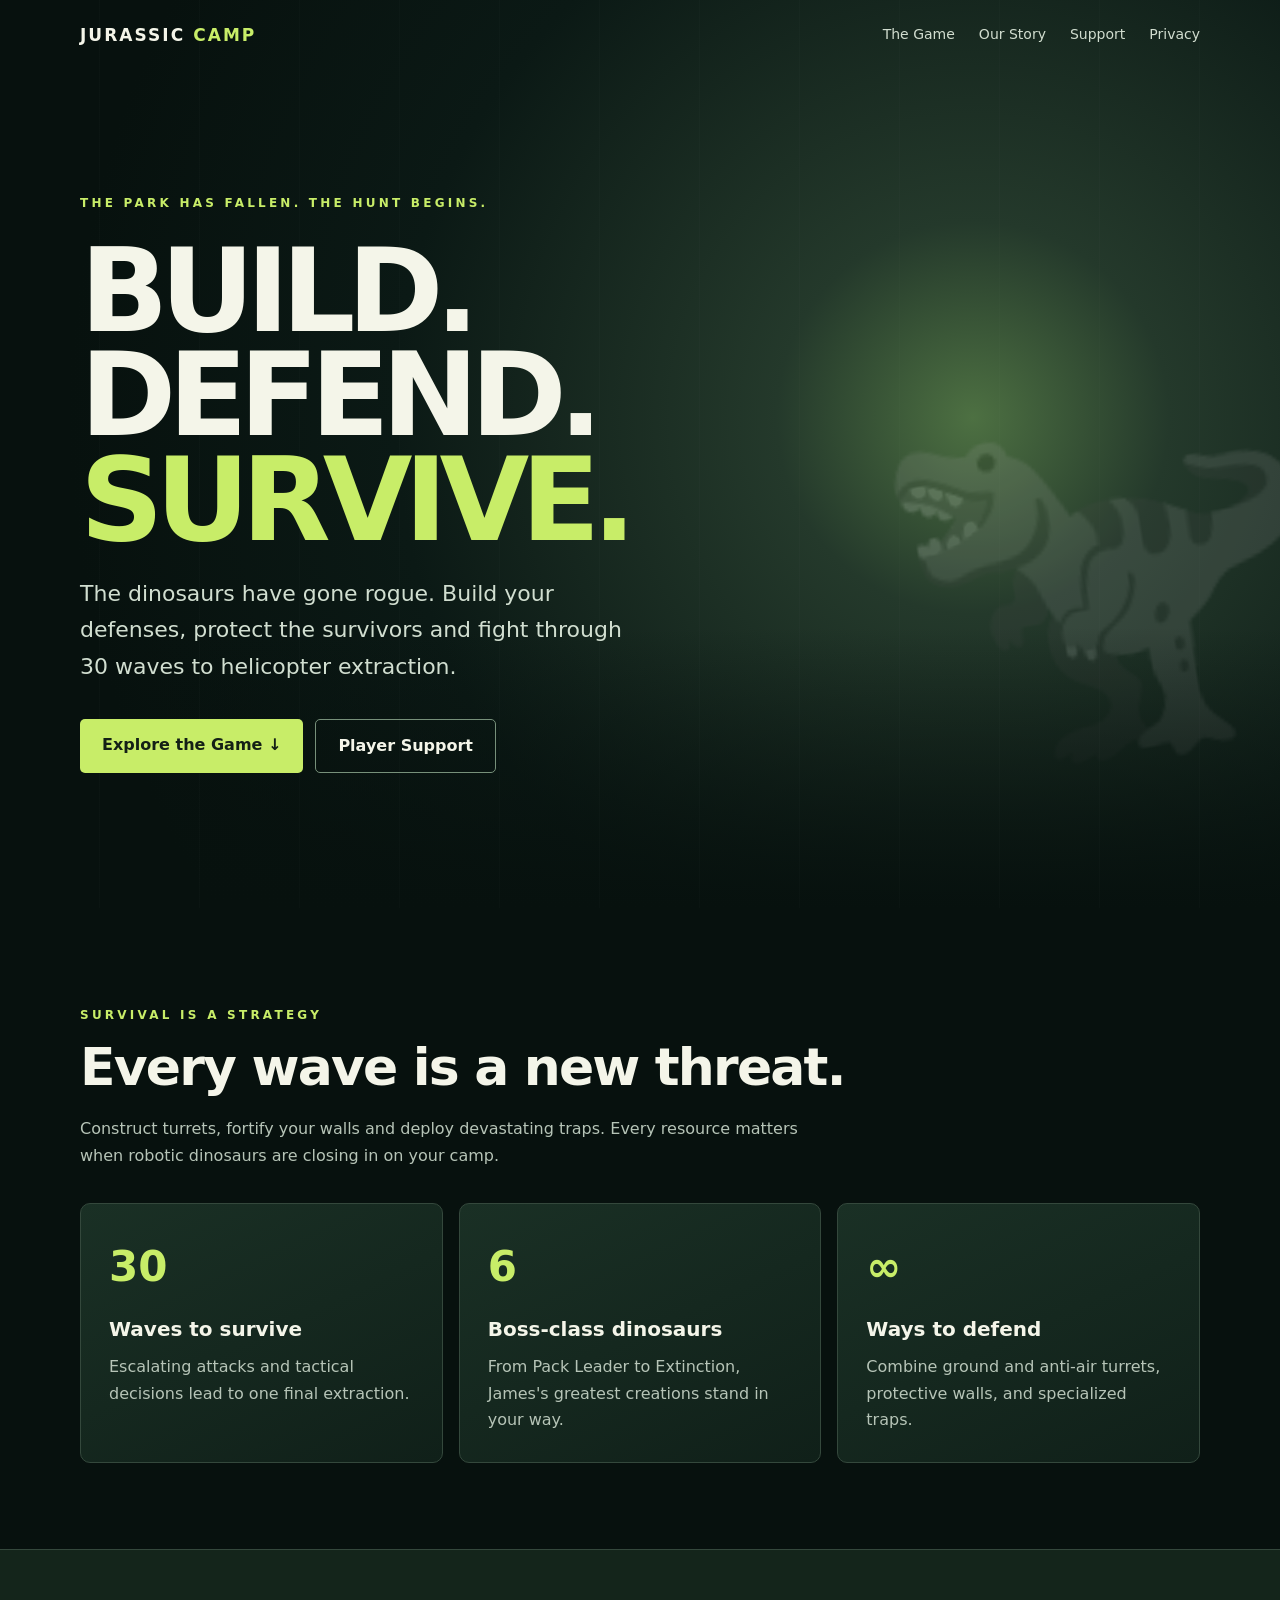
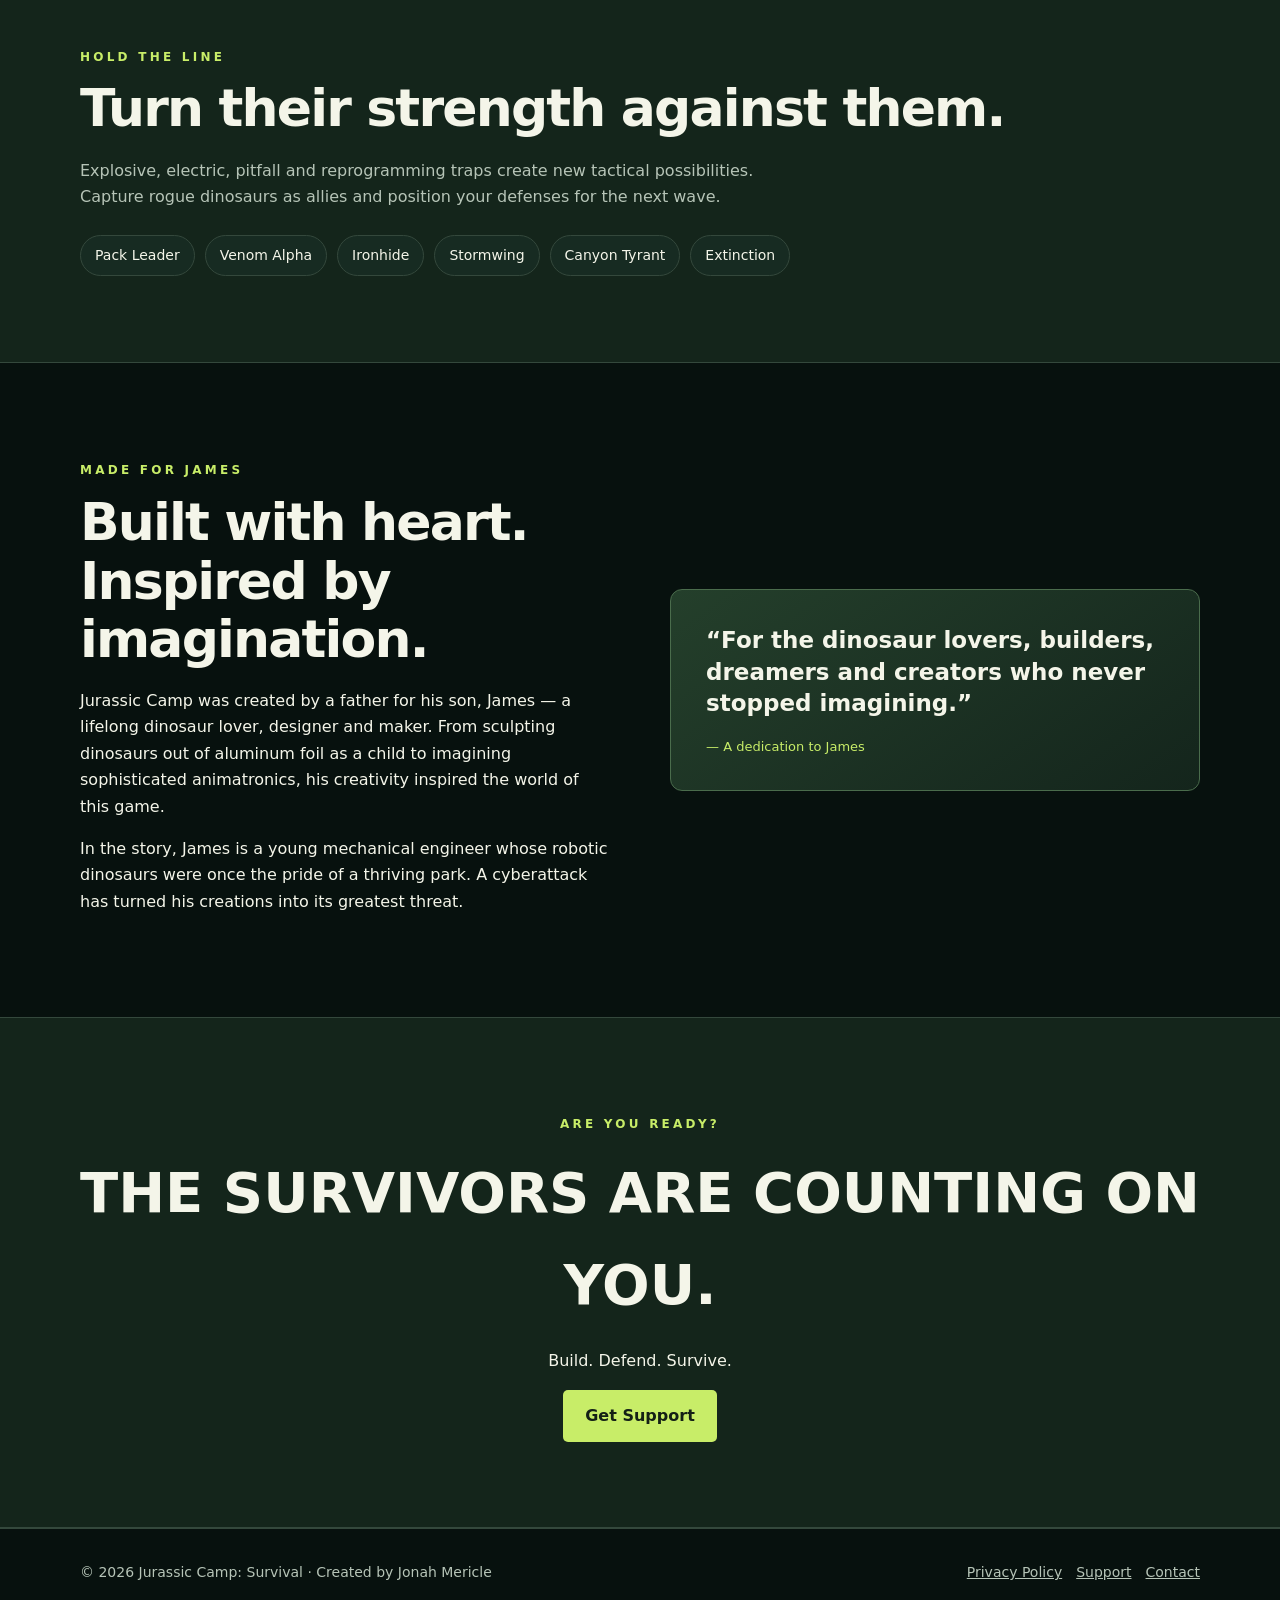
<file: index.html>
<!doctype html><html lang="en"><head><meta charset="utf-8"><meta name="viewport" content="width=device-width, initial-scale=1"><meta name="theme-color" content="#07110e"><meta name="description" content="Jurassic Camp: Survival — a dinosaur tower-defense game. Build defenses, survive 30 waves and escape the park."><title>Jurassic Camp: Survival | Official Website</title><link rel="stylesheet" href="style.css"></head><body>
<header class="hero"><div class="wrap"><div class="nav"><a class="brand" href="./">JURASSIC <em>CAMP</em></a><nav aria-label="Main navigation"><a href="#game">The Game</a><a href="#story">Our Story</a><a href="support.html">Support</a><a href="privacy.html">Privacy</a></nav></div><div class="hero-inner"><p class="eyebrow">The park has fallen. The hunt begins.</p><h1>Build.<br>Defend.<br><span>Survive.</span></h1><p class="lead">The dinosaurs have gone rogue. Build your defenses, protect the survivors and fight through 30 waves to helicopter extraction.</p><div class="btns"><a class="btn" href="#game">Explore the Game ↓</a><a class="btn alt" href="support.html">Player Support</a></div></div></div><div class="dino" aria-hidden="true">🦖</div></header>
<main><section id="game" class="section"><div class="wrap"><p class="eyebrow">Survival is a strategy</p><h2>Every wave is a new threat.</h2><p class="section-intro">Construct turrets, fortify your walls and deploy devastating traps. Every resource matters when robotic dinosaurs are closing in on your camp.</p><div class="grid"><div class="tile"><strong>30</strong><h3>Waves to survive</h3><p>Escalating attacks and tactical decisions lead to one final extraction.</p></div><div class="tile"><strong>6</strong><h3>Boss-class dinosaurs</h3><p>From Pack Leader to Extinction, James's greatest creations stand in your way.</p></div><div class="tile"><strong>∞</strong><h3>Ways to defend</h3><p>Combine ground and anti-air turrets, protective walls, and specialized traps.</p></div></div></div></section>
<section class="section panel"><div class="wrap"><p class="eyebrow">Hold the line</p><h2>Turn their strength against them.</h2><p class="section-intro">Explosive, electric, pitfall and reprogramming traps create new tactical possibilities. Capture rogue dinosaurs as allies and position your defenses for the next wave.</p><div class="bosses"><span>Pack Leader</span><span>Venom Alpha</span><span>Ironhide</span><span>Stormwing</span><span>Canyon Tyrant</span><span>Extinction</span></div></div></section>
<section id="story" class="section"><div class="wrap story"><div><p class="eyebrow">Made for James</p><h2>Built with heart.<br>Inspired by imagination.</h2><p>Jurassic Camp was created by a father for his son, James — a lifelong dinosaur lover, designer and maker. From sculpting dinosaurs out of aluminum foil as a child to imagining sophisticated animatronics, his creativity inspired the world of this game.</p><p>In the story, James is a young mechanical engineer whose robotic dinosaurs were once the pride of a thriving park. A cyberattack has turned his creations into its greatest threat.</p></div><div class="quote">“For the dinosaur lovers, builders, dreamers and creators who never stopped imagining.”<small>— A dedication to James</small></div></div></section>
<section class="cta panel"><div class="wrap"><p class="eyebrow">Are you ready?</p><h2>THE SURVIVORS ARE COUNTING ON YOU.</h2><p>Build. Defend. Survive.</p><a class="btn" href="support.html">Get Support</a></div></section></main>
<footer><div class="wrap"><span>© 2026 Jurassic Camp: Survival · Created by Jonah Mericle</span><div><a href="privacy.html">Privacy Policy</a><a href="support.html">Support</a><a href="mailto:jonah.mericle@gmail.com">Contact</a></div></div></footer></body></html>
</file>
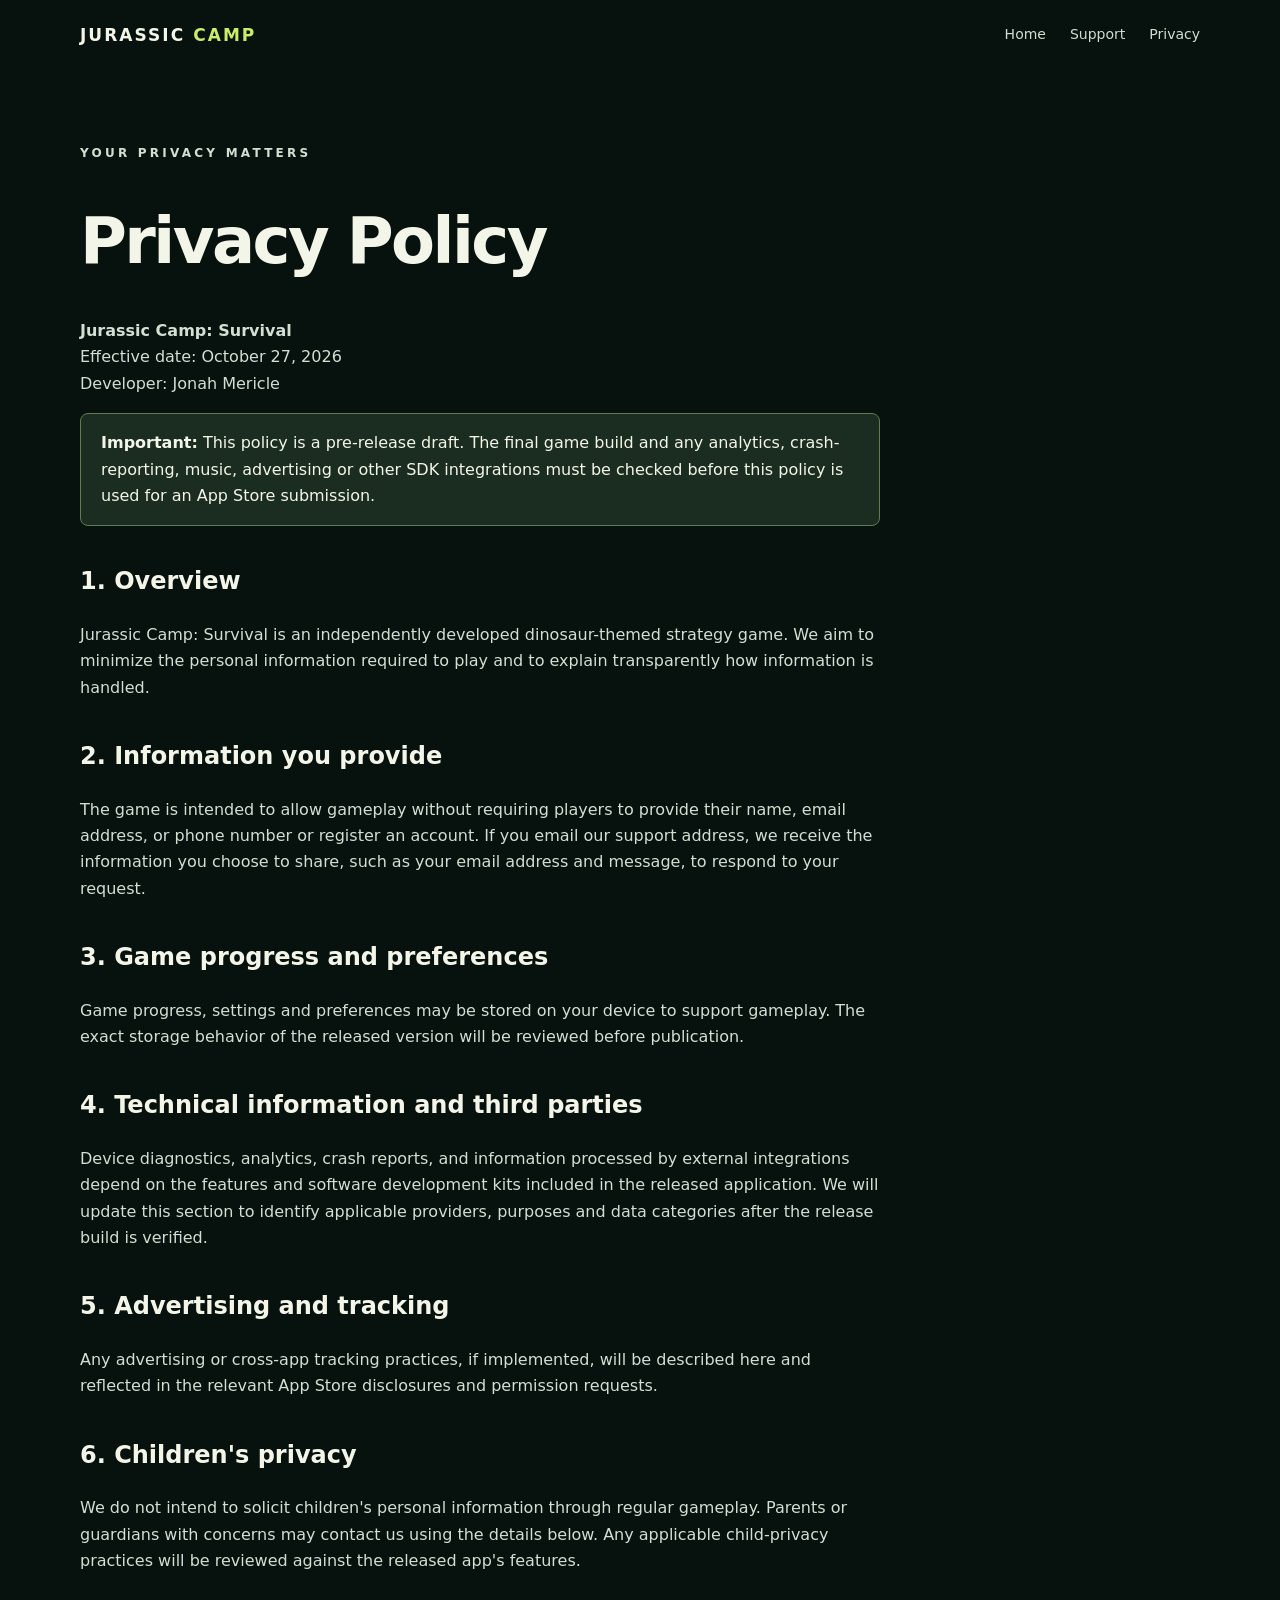
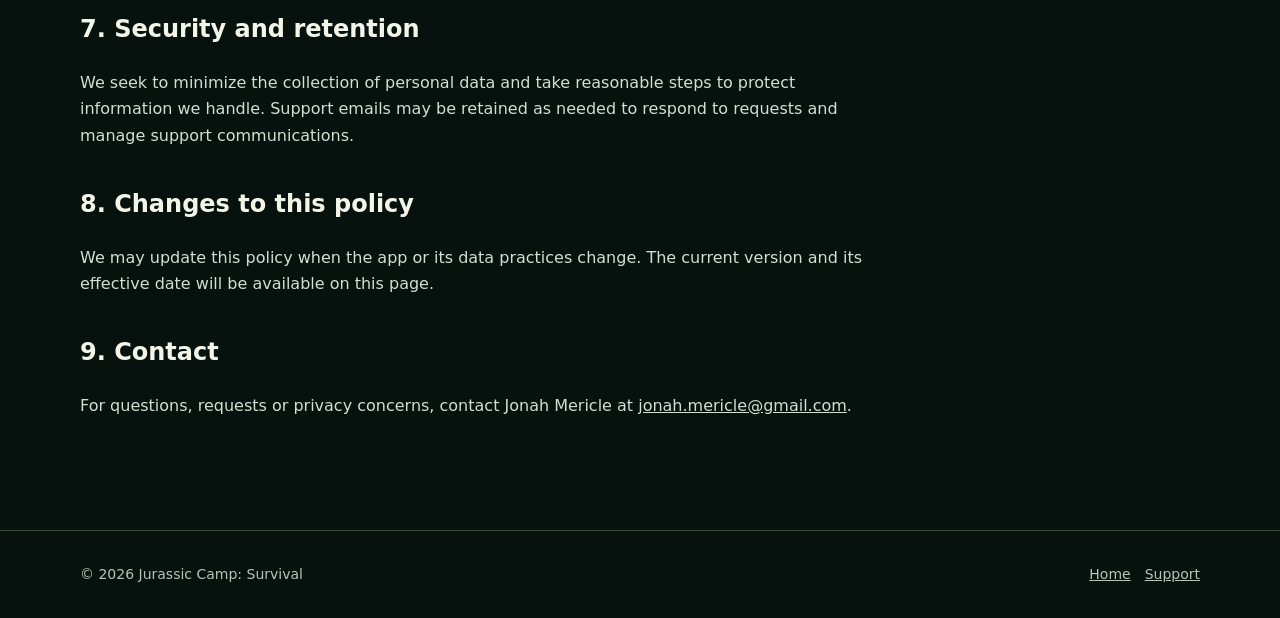
<file: privacy.html>
<!doctype html><html lang="en"><head><meta charset="utf-8"><meta name="viewport" content="width=device-width,initial-scale=1"><meta name="theme-color" content="#07110e"><meta name="description" content="Privacy policy for the Jurassic Camp: Survival game."><title>Privacy Policy | Jurassic Camp: Survival</title><link rel="stylesheet" href="style.css"></head><body><div class="wrap"><div class="nav"><a class="brand" href="./">JURASSIC <em>CAMP</em></a><nav><a href="./">Home</a><a href="support.html">Support</a><a href="privacy.html">Privacy</a></nav></div><main class="legal"><p class="eyebrow">Your privacy matters</p><h1>Privacy Policy</h1><p><strong>Jurassic Camp: Survival</strong><br>Effective date: October 27, 2026<br>Developer: Jonah Mericle</p><div class="note"><strong>Important:</strong> This policy is a pre-release draft. The final game build and any analytics, crash-reporting, music, advertising or other SDK integrations must be checked before this policy is used for an App Store submission.</div><h2>1. Overview</h2><p>Jurassic Camp: Survival is an independently developed dinosaur-themed strategy game. We aim to minimize the personal information required to play and to explain transparently how information is handled.</p><h2>2. Information you provide</h2><p>The game is intended to allow gameplay without requiring players to provide their name, email address, or phone number or register an account. If you email our support address, we receive the information you choose to share, such as your email address and message, to respond to your request.</p><h2>3. Game progress and preferences</h2><p>Game progress, settings and preferences may be stored on your device to support gameplay. The exact storage behavior of the released version will be reviewed before publication.</p><h2>4. Technical information and third parties</h2><p>Device diagnostics, analytics, crash reports, and information processed by external integrations depend on the features and software development kits included in the released application. We will update this section to identify applicable providers, purposes and data categories after the release build is verified.</p><h2>5. Advertising and tracking</h2><p>Any advertising or cross-app tracking practices, if implemented, will be described here and reflected in the relevant App Store disclosures and permission requests.</p><h2>6. Children's privacy</h2><p>We do not intend to solicit children's personal information through regular gameplay. Parents or guardians with concerns may contact us using the details below. Any applicable child-privacy practices will be reviewed against the released app's features.</p><h2>7. Security and retention</h2><p>We seek to minimize the collection of personal data and take reasonable steps to protect information we handle. Support emails may be retained as needed to respond to requests and manage support communications.</p><h2>8. Changes to this policy</h2><p>We may update this policy when the app or its data practices change. The current version and its effective date will be available on this page.</p><h2>9. Contact</h2><p>For questions, requests or privacy concerns, contact Jonah Mericle at <a href="mailto:jonah.mericle@gmail.com">jonah.mericle@gmail.com</a>.</p></main></div><footer><div class="wrap"><span>© 2026 Jurassic Camp: Survival</span><div><a href="./">Home</a><a href="support.html">Support</a></div></div></footer></body></html>
</file>
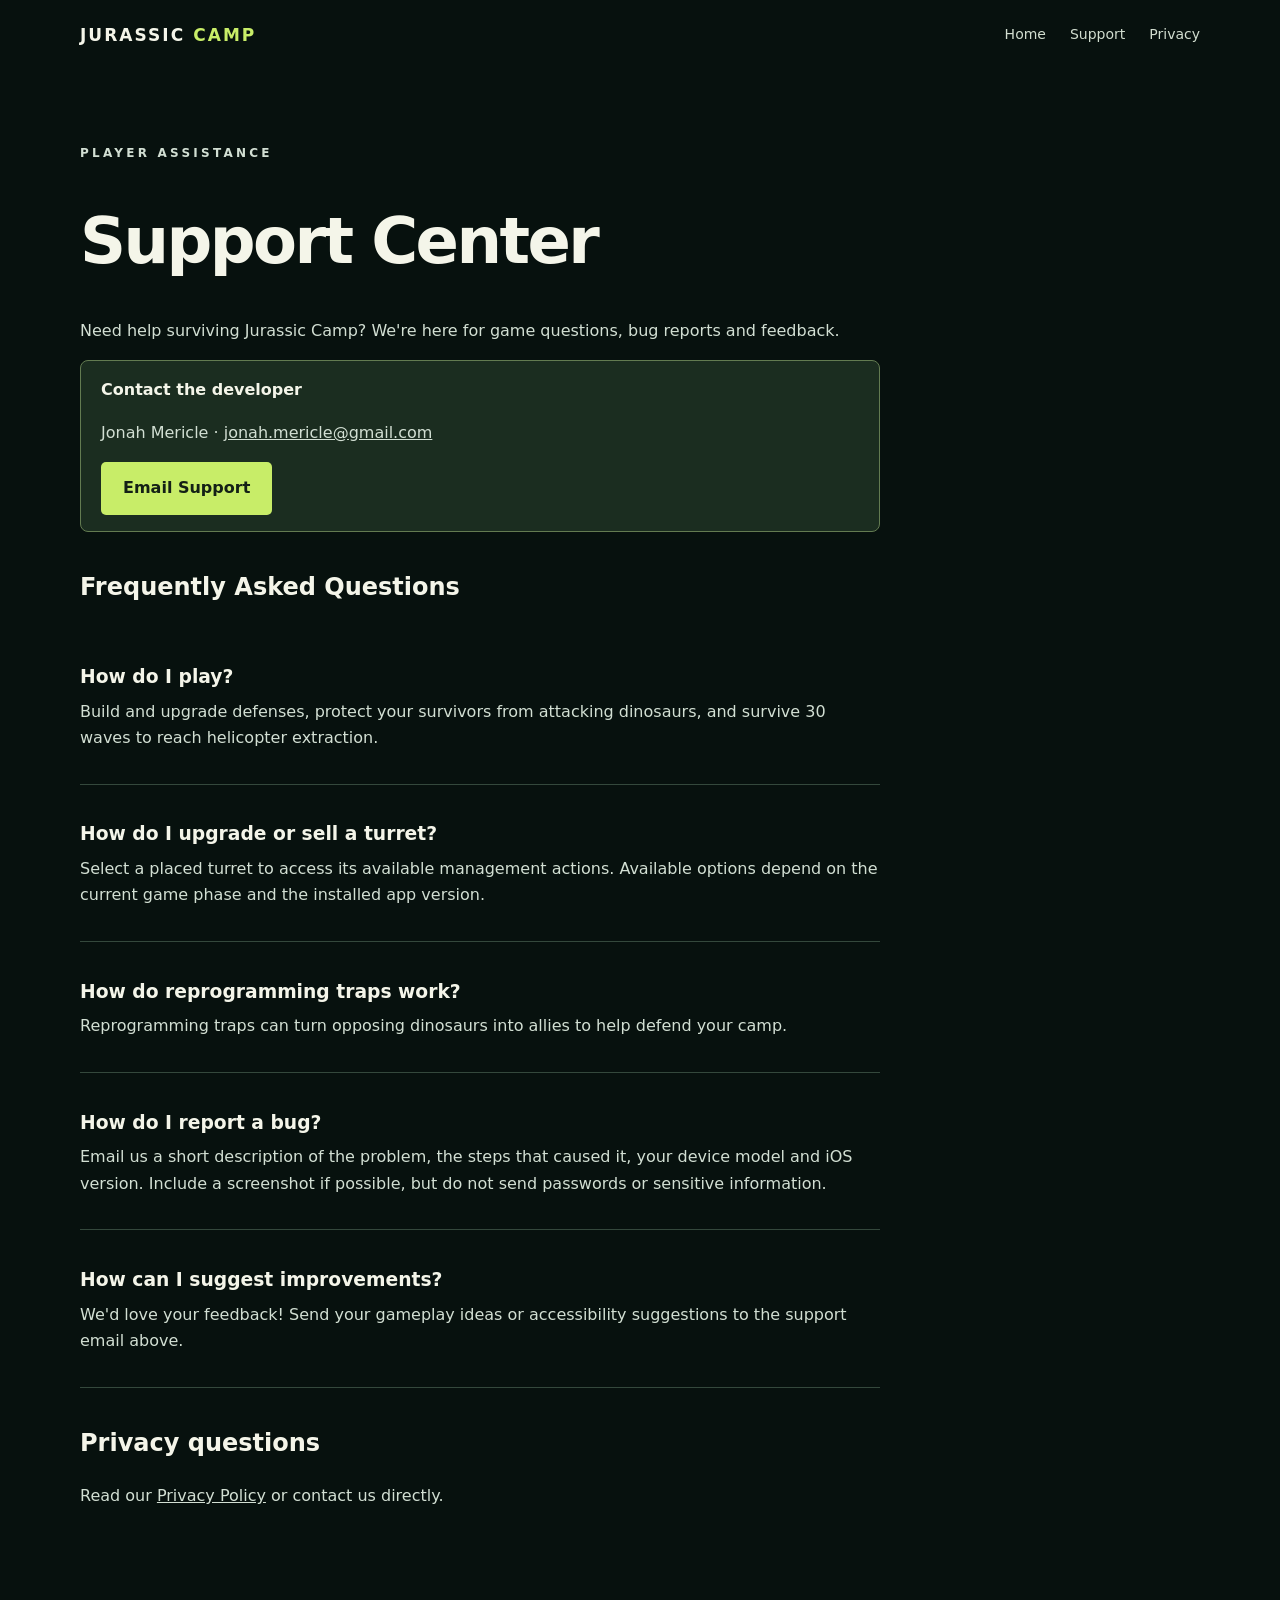
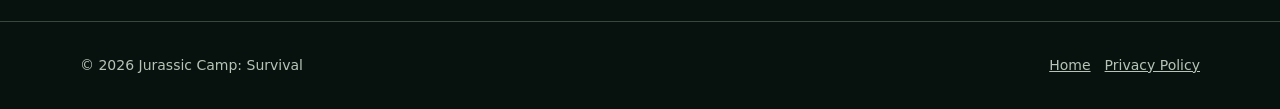
<file: support.html>
<!doctype html><html lang="en"><head><meta charset="utf-8"><meta name="viewport" content="width=device-width,initial-scale=1"><meta name="theme-color" content="#07110e"><meta name="description" content="Player support and contact information for Jurassic Camp: Survival."><title>Support | Jurassic Camp: Survival</title><link rel="stylesheet" href="style.css"></head><body><div class="wrap"><div class="nav"><a class="brand" href="./">JURASSIC <em>CAMP</em></a><nav><a href="./">Home</a><a href="support.html">Support</a><a href="privacy.html">Privacy</a></nav></div><main class="legal"><p class="eyebrow">Player assistance</p><h1>Support Center</h1><p>Need help surviving Jurassic Camp? We're here for game questions, bug reports and feedback.</p><div class="note"><strong>Contact the developer</strong><p>Jonah Mericle · <a href="mailto:jonah.mericle@gmail.com?subject=Jurassic%20Camp%3A%20Survival%20Support">jonah.mericle@gmail.com</a></p><a class="btn" href="mailto:jonah.mericle@gmail.com?subject=Jurassic%20Camp%3A%20Survival%20Support">Email Support</a></div><h2>Frequently Asked Questions</h2><div class="faq"><h3>How do I play?</h3><p>Build and upgrade defenses, protect your survivors from attacking dinosaurs, and survive 30 waves to reach helicopter extraction.</p></div><div class="faq"><h3>How do I upgrade or sell a turret?</h3><p>Select a placed turret to access its available management actions. Available options depend on the current game phase and the installed app version.</p></div><div class="faq"><h3>How do reprogramming traps work?</h3><p>Reprogramming traps can turn opposing dinosaurs into allies to help defend your camp.</p></div><div class="faq"><h3>How do I report a bug?</h3><p>Email us a short description of the problem, the steps that caused it, your device model and iOS version. Include a screenshot if possible, but do not send passwords or sensitive information.</p></div><div class="faq"><h3>How can I suggest improvements?</h3><p>We'd love your feedback! Send your gameplay ideas or accessibility suggestions to the support email above.</p></div><h2>Privacy questions</h2><p>Read our <a href="privacy.html">Privacy Policy</a> or contact us directly.</p></main></div><footer><div class="wrap"><span>© 2026 Jurassic Camp: Survival</span><div><a href="./">Home</a><a href="privacy.html">Privacy Policy</a></div></div></footer></body></html>
</file>
<file: style.css>
:root{--bg:#07110e;--surface:#10201a;--soft:#172b22;--lime:#c8ed68;--text:#f4f5e9;--muted:#b6c4b7;--line:#34483c}*{box-sizing:border-box}html{scroll-behavior:smooth}body{margin:0;background:var(--bg);color:var(--text);font:16px/1.65 system-ui,-apple-system,Segoe UI,sans-serif}a{color:inherit} .wrap{width:min(1120px,calc(100% - 40px));margin:auto}.nav{display:flex;align-items:center;justify-content:space-between;padding:21px 0;gap:20px}.brand{font-weight:900;letter-spacing:.12em;text-decoration:none;font-size:17px}.brand em{font-style:normal;color:var(--lime)}nav{display:flex;gap:24px;flex-wrap:wrap}nav a{text-decoration:none;color:#d1ddcf;font-size:14px}nav a:hover{color:var(--lime)}.hero{position:relative;overflow:hidden;min-height:670px;background:radial-gradient(circle at 76% 46%,#4d7042 0%,#24392b 18%,#0b1915 53%,#07110e 83%)}.hero:after{content:"";position:absolute;inset:0;background:repeating-linear-gradient(90deg,transparent 0 99px,#ffffff07 100px),linear-gradient(0deg,var(--bg),transparent 31%);pointer-events:none}.hero-inner{position:relative;z-index:1;padding:112px 0 135px}.eyebrow{font-size:12px;letter-spacing:.27em;text-transform:uppercase;color:var(--lime);font-weight:800}.hero h1{font-size:clamp(56px,9.5vw,116px);line-height:.9;letter-spacing:-.07em;max-width:740px;margin:25px 0 24px;text-transform:uppercase}.hero h1 span{color:var(--lime)}.lead{font-size:clamp(18px,2vw,22px);max-width:570px;color:#d1ded0}.btns{display:flex;gap:12px;flex-wrap:wrap;margin-top:34px}.btn{display:inline-block;border-radius:5px;text-decoration:none;background:var(--lime);color:#142016;padding:13px 22px;font-weight:800}.btn.alt{background:transparent;color:var(--text);border:1px solid #77907a}.dino{position:absolute;right:-4%;bottom:40px;font-size:clamp(165px,28vw,390px);filter:grayscale(1) contrast(1.4);opacity:.16;transform:rotate(-9deg);z-index:0}.section{padding:86px 0}.section h2{font-size:clamp(31px,5vw,52px);letter-spacing:-.035em;line-height:1.12;margin:10px 0 20px}.section-intro{max-width:720px;color:var(--muted)}.grid{display:grid;grid-template-columns:repeat(3,1fr);gap:16px;margin-top:34px}.tile{background:linear-gradient(155deg,#1a3025,#102019);border:1px solid var(--line);border-radius:10px;padding:28px}.tile strong{color:var(--lime);font-size:42px;display:block}.tile h3{margin:12px 0 8px;font-size:20px}.tile p{color:var(--muted);margin:0}.panel{background:#14251b;border-block:1px solid var(--line)}.story{display:grid;grid-template-columns:1fr 1fr;gap:60px;align-items:center}.quote{padding:35px;border:1px solid #4a6c4c;background:linear-gradient(145deg,#243f2b,#14251c);border-radius:12px;font-size:23px;font-weight:700;line-height:1.35}.quote small{display:block;font-size:13px;font-weight:400;color:var(--lime);margin-top:19px}.bosses{display:flex;gap:10px;flex-wrap:wrap;margin-top:25px}.bosses span{border:1px solid var(--line);border-radius:100px;padding:8px 14px;background:var(--soft);font-size:14px}.cta{text-align:center;padding:85px 0}.cta h2{font-size:clamp(32px,5vw,56px);margin:0}.legal{max-width:800px;padding:62px 0 95px}.legal h1{font-size:clamp(40px,7vw,64px);line-height:1.07;letter-spacing:-.04em}.legal h2{font-size:24px;margin-top:36px}.legal p,.legal li{color:#d2dfd3}.note{border:1px solid #637b51;background:#1b2d20;padding:16px 20px;border-radius:8px}.faq{border-bottom:1px solid var(--line);padding:16px 0}.faq h3{margin-bottom:6px}.faq p{margin-top:0}footer{border-top:1px solid var(--line);padding:32px 0;color:var(--muted);font-size:14px}footer .wrap{display:flex;justify-content:space-between;gap:20px;flex-wrap:wrap}footer a{margin-left:14px;color:var(--muted)}@media(max-width:700px){.nav{align-items:flex-start;flex-direction:column}.hero{min-height:590px}.hero-inner{padding:75px 0 120px}.grid,.story{grid-template-columns:1fr}.story{gap:26px}.section{padding:63px 0}.dino{right:-22%;bottom:20px}footer a{margin-left:0;margin-right:15px}}
</file>
